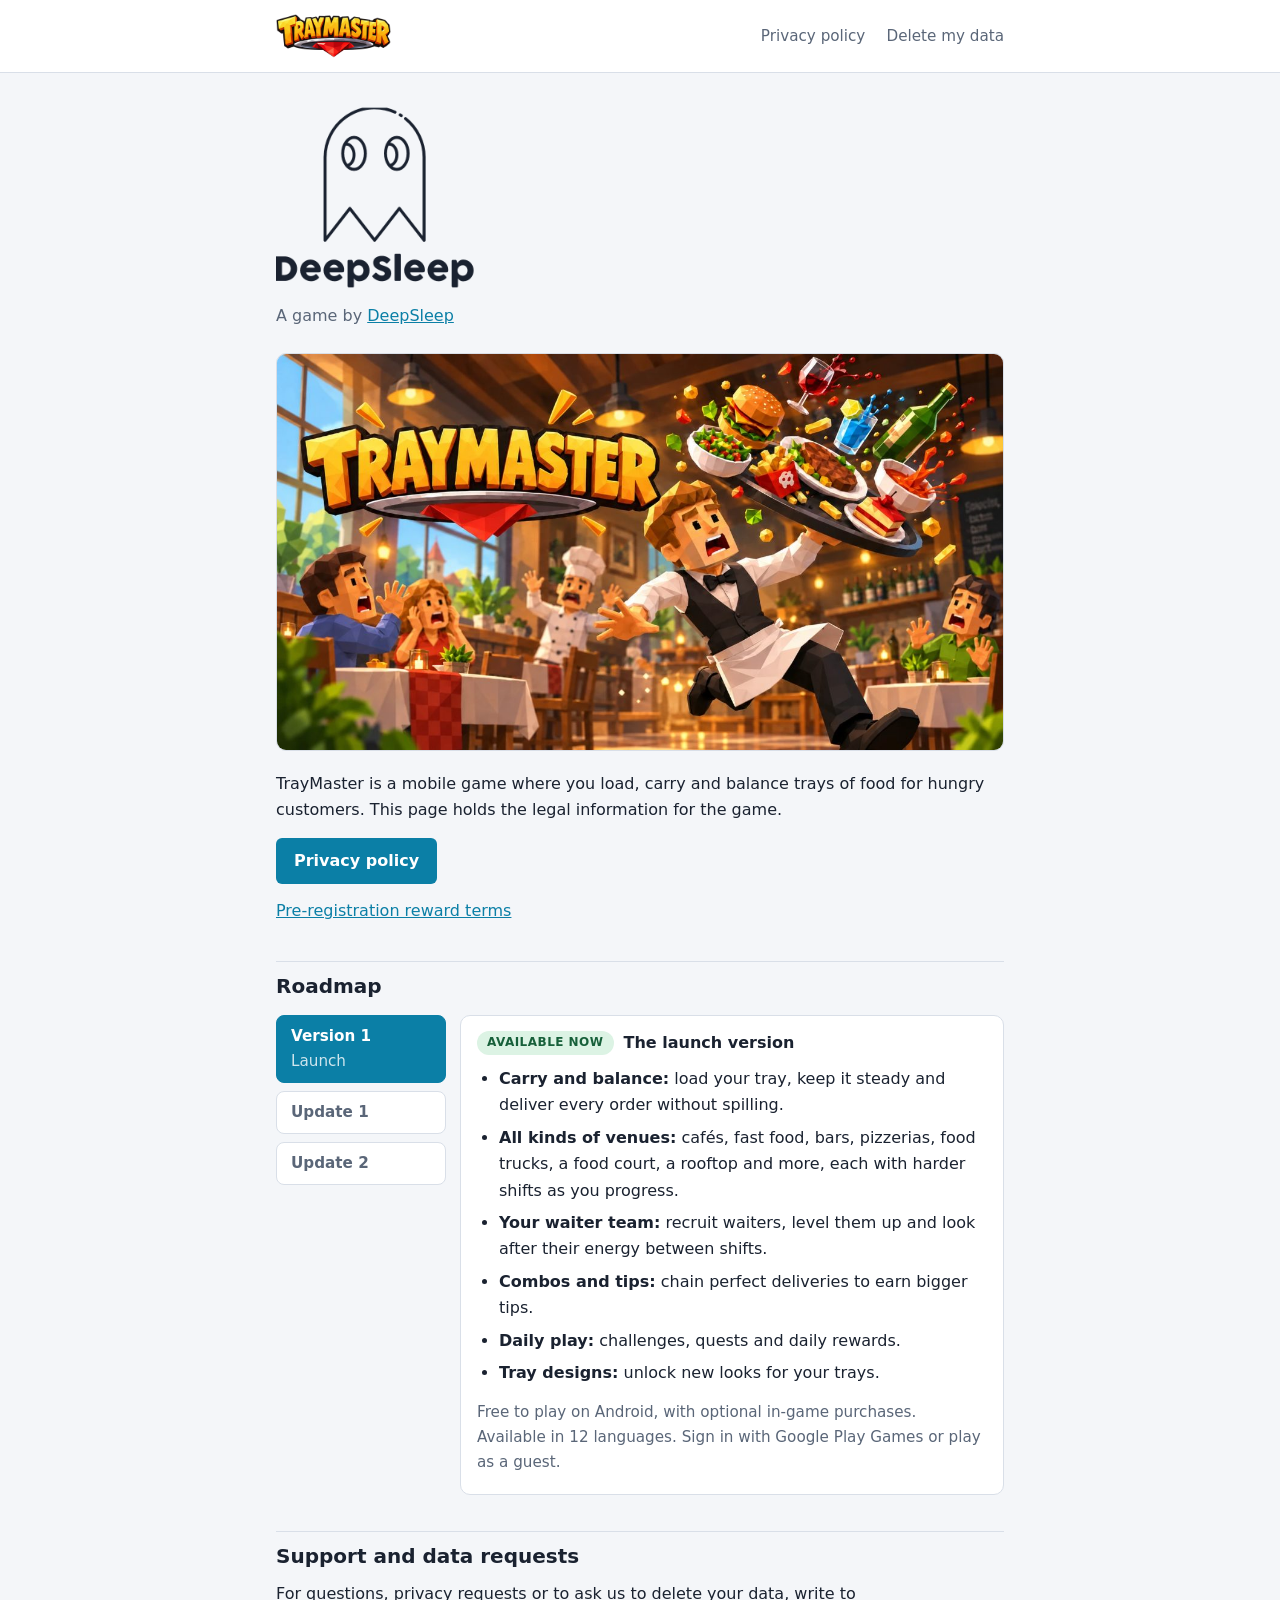
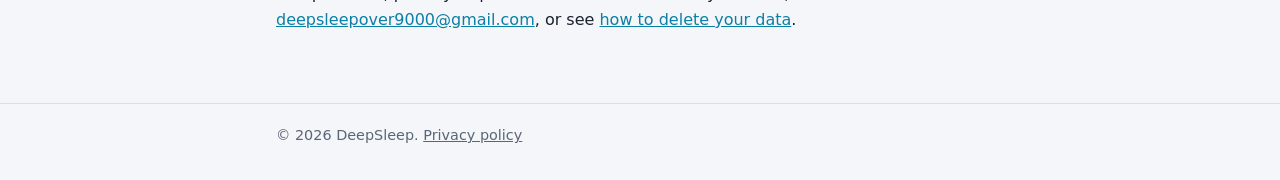
<file: index.html>
<!doctype html>
<html lang="en">
<head>
  <meta charset="utf-8">
  <meta name="viewport" content="width=device-width, initial-scale=1">
  <title>TrayMaster by DeepSleep</title>
  <meta name="description" content="TrayMaster is a mobile game about carrying and balancing trays of food. Legal information and support.">
  <link rel="stylesheet" href="assets/style.css">
</head>
<body>
  <header class="site">
    <div class="wrap">
      <a class="brand brand-logo" href="./"><img src="assets/traymaster-logo.png" alt="TrayMaster" width="640" height="244"></a>
      <nav>
        <a href="privacy/">Privacy policy</a>
        <a href="delete-account/">Delete my data</a>
      </nav>
    </div>
  </header>

  <main>
    <div class="wrap">
      <h1 class="logo"><a href="https://ara15588.github.io/"><span class="logo-mark" role="img" aria-label="DeepSleep"></span></a></h1>
      <p class="meta">A game by <a href="https://ara15588.github.io/">DeepSleep</a></p>

      <img class="hero" src="assets/traymaster-hero.jpg" alt="A waiter in a busy restaurant stumbles while food and drinks fly off his tray" width="1200" height="654">

      <p>TrayMaster is a mobile game where you load, carry and balance trays of food for hungry customers. This page holds the legal information for the game.</p>

      <p><a class="button" href="privacy/">Privacy policy</a></p>
      <p><a href="pre-registration-terms/">Pre-registration reward terms</a></p>

      <section class="roadmap" aria-labelledby="roadmap-title">
        <h2 id="roadmap-title">Roadmap</h2>

        <div class="roadmap-body">
        <div class="roadmap-tabs" role="tablist" aria-label="Game versions" aria-orientation="vertical">
          <button type="button" role="tab" id="tab-v1" aria-controls="panel-v1" aria-selected="true">Version 1 <span>Launch</span></button>
          <button type="button" role="tab" id="tab-u1" aria-controls="panel-u1" aria-selected="false" tabindex="-1">Update 1</button>
          <button type="button" role="tab" id="tab-u2" aria-controls="panel-u2" aria-selected="false" tabindex="-1">Update 2</button>
        </div>

        <div class="roadmap-panel" role="tabpanel" id="panel-v1" aria-labelledby="tab-v1" tabindex="0">
          <p class="roadmap-head"><span class="status status-live">Available now</span> The launch version</p>
          <ul>
            <li><strong>Carry and balance:</strong> load your tray, keep it steady and deliver every order without spilling.</li>
            <li><strong>All kinds of venues:</strong> cafés, fast food, bars, pizzerias, food trucks, a food court, a rooftop and more, each with harder shifts as you progress.</li>
            <li><strong>Your waiter team:</strong> recruit waiters, level them up and look after their energy between shifts.</li>
            <li><strong>Combos and tips:</strong> chain perfect deliveries to earn bigger tips.</li>
            <li><strong>Daily play:</strong> challenges, quests and daily rewards.</li>
            <li><strong>Tray designs:</strong> unlock new looks for your trays.</li>
          </ul>
          <p class="roadmap-extra">Free to play on Android, with optional in-game purchases. Available in 12 languages. Sign in with Google Play Games or play as a guest.</p>
        </div>

        <div class="roadmap-panel" role="tabpanel" id="panel-u1" aria-labelledby="tab-u1" tabindex="0" hidden>
          <p class="roadmap-head"><span class="status status-soon">Coming soon</span> More languages and a smoother game</p>
          <ul>
            <li><strong>10 new languages:</strong> Swedish, Danish, Norwegian, Finnish, Icelandic, Czech, Hungarian, Romanian, Vietnamese and Filipino, for 22 languages in total.</li>
            <li><strong>Better performance:</strong> smoother play during shifts and in the menus.</li>
            <li><strong>Smaller download:</strong> the game takes up less space on your phone.</li>
            <li><strong>Bug fixes:</strong> fixes for issues players have reported.</li>
          </ul>
        </div>

        <div class="roadmap-panel" role="tabpanel" id="panel-u2" aria-labelledby="tab-u2" tabindex="0" hidden>
          <p class="roadmap-head"><span class="status status-soon">Coming later</span> The first content update</p>
          <ul>
            <li><strong>Heroes and villains food collection:</strong> a new set of dishes to collect and serve, themed on heroes and villains.</li>
            <li><strong>Weekly objective:</strong> the task system gets a bigger goal that runs all week, alongside the daily tasks.</li>
            <li><strong>Waiters&rsquo; housing:</strong> buy your waiters a place to live, from flats and RVs to houses and more. Better housing changes how fast they recover energy between shifts.</li>
            <li><strong>Nightmare challenges:</strong> much harder challenges with better rewards for players who want a real test.</li>
          </ul>
        </div>
        </div>
      </section>

      <h2>Support and data requests</h2>
      <p>For questions, privacy requests or to ask us to delete your data, write to <a href="mailto:deepsleepover9000@gmail.com">deepsleepover9000@gmail.com</a>, or see <a href="delete-account/">how to delete your data</a>.</p>
    </div>
  </main>

  <footer class="site">
    <div class="wrap">&copy; 2026 DeepSleep. <a href="privacy/">Privacy policy</a></div>
  </footer>

  <script>
    // Roadmap tabs: show one version's details at a time.
    (function () {
      var tabs = Array.prototype.slice.call(document.querySelectorAll('.roadmap-tabs [role="tab"]'));
      function select(tab, focus) {
        tabs.forEach(function (t) {
          var on = t === tab;
          t.setAttribute('aria-selected', on ? 'true' : 'false');
          t.tabIndex = on ? 0 : -1;
          document.getElementById(t.getAttribute('aria-controls')).hidden = !on;
        });
        if (focus) tab.focus();
      }
      tabs.forEach(function (tab, i) {
        tab.addEventListener('click', function () { select(tab, false); });
        tab.addEventListener('keydown', function (e) {
          var next = null;
          if (e.key === 'ArrowRight' || e.key === 'ArrowDown') next = tabs[(i + 1) % tabs.length];
          else if (e.key === 'ArrowLeft' || e.key === 'ArrowUp') next = tabs[(i - 1 + tabs.length) % tabs.length];
          else if (e.key === 'Home') next = tabs[0];
          else if (e.key === 'End') next = tabs[tabs.length - 1];
          if (next) { e.preventDefault(); select(next, true); }
        });
      });
    })();
  </script>
</body>
</html>
</file>
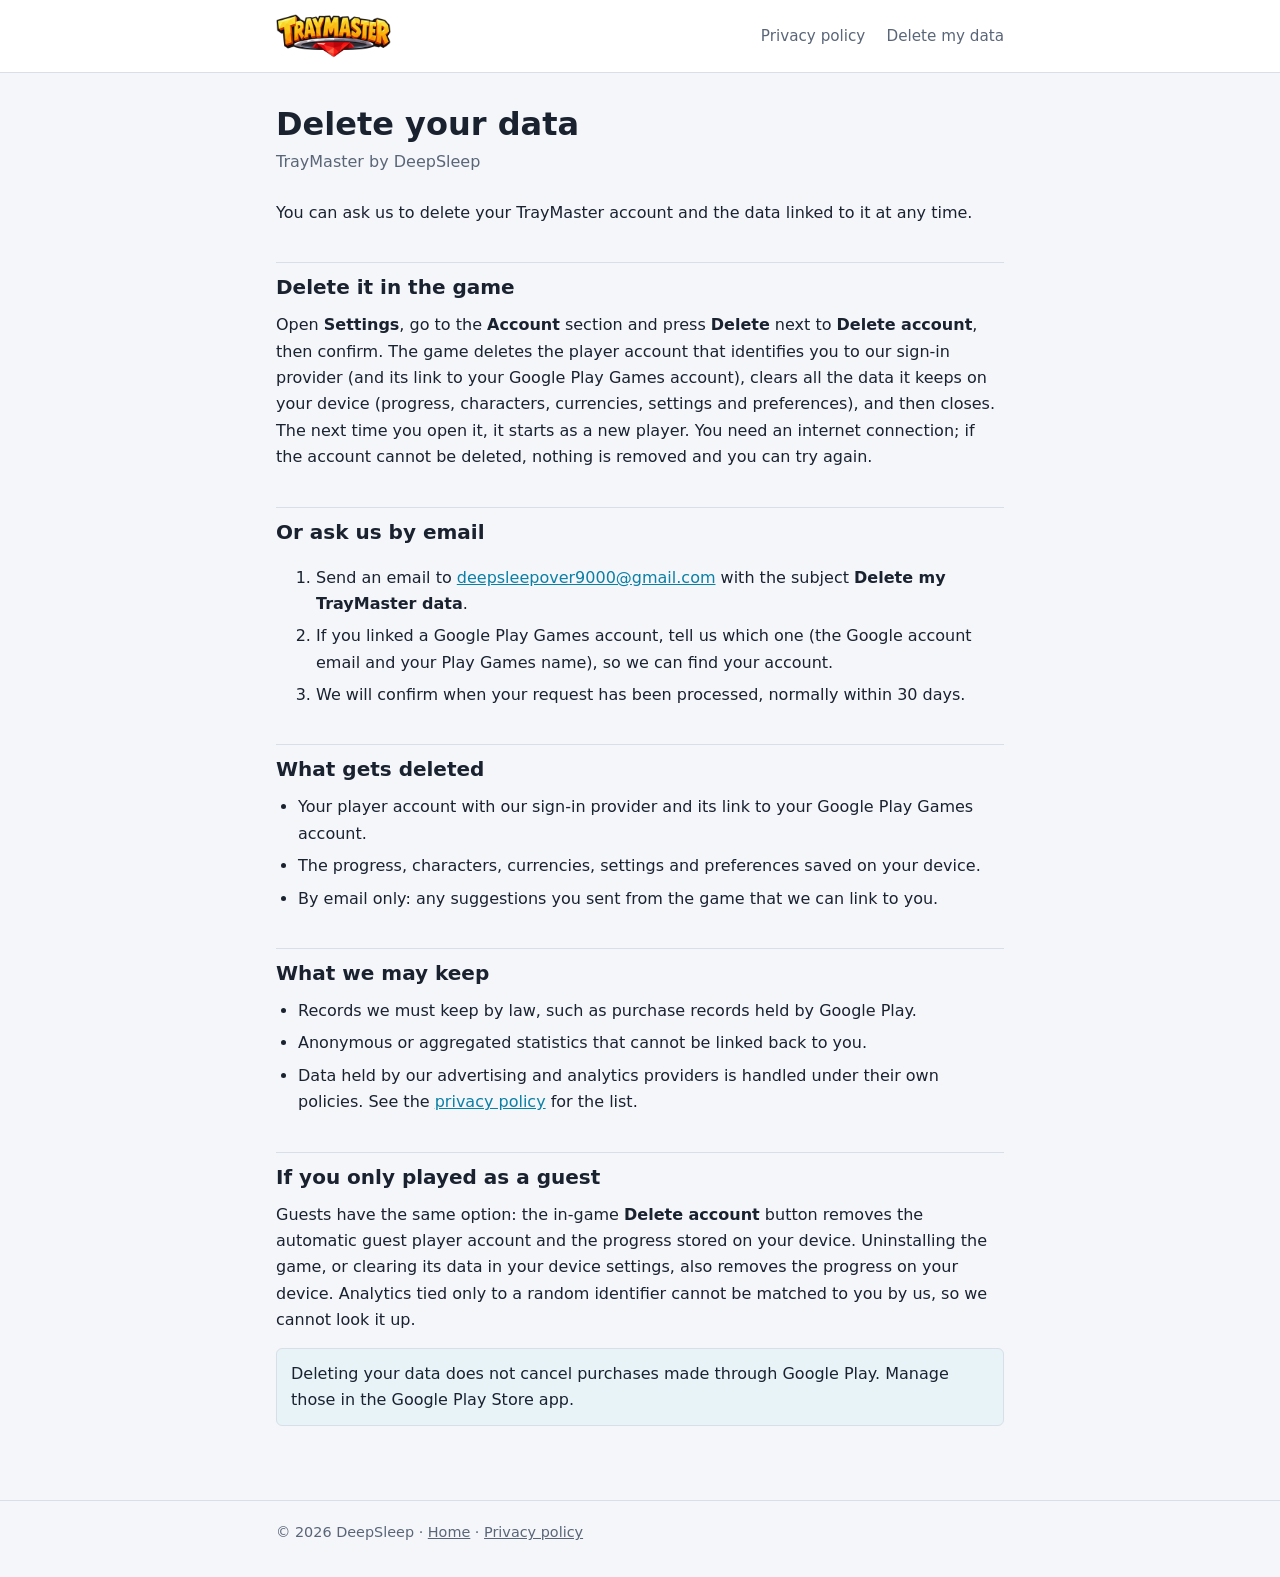
<file: delete-account/index.html>
<!doctype html>
<html lang="en">
<head>
  <meta charset="utf-8">
  <meta name="viewport" content="width=device-width, initial-scale=1">
  <title>Delete Your Data - TrayMaster</title>
  <meta name="description" content="How to ask DeepSleep to delete your TrayMaster account and data.">
  <link rel="stylesheet" href="../assets/style.css">
</head>
<body>
  <header class="site">
    <div class="wrap">
      <a class="brand brand-logo" href="../"><img src="../assets/traymaster-logo.png" alt="TrayMaster" width="640" height="244"></a>
      <nav>
        <a href="../privacy/">Privacy policy</a>
        <a href="./">Delete my data</a>
      </nav>
    </div>
  </header>

  <main>
    <div class="wrap">
      <h1>Delete your data</h1>
      <p class="meta">TrayMaster by DeepSleep</p>

      <p>You can ask us to delete your TrayMaster account and the data linked to it at any time.</p>

      <h2>Delete it in the game</h2>
      <p>Open <strong>Settings</strong>, go to the <strong>Account</strong> section and press <strong>Delete</strong> next to <strong>Delete account</strong>, then confirm. The game deletes the player account that identifies you to our sign-in provider (and its link to your Google Play Games account), clears all the data it keeps on your device (progress, characters, currencies, settings and preferences), and then closes. The next time you open it, it starts as a new player. You need an internet connection; if the account cannot be deleted, nothing is removed and you can try again.</p>

      <h2>Or ask us by email</h2>
      <ol>
        <li>Send an email to <a href="mailto:deepsleepover9000@gmail.com?subject=Delete%20my%20TrayMaster%20data">deepsleepover9000@gmail.com</a> with the subject <strong>Delete my TrayMaster data</strong>.</li>
        <li>If you linked a Google Play Games account, tell us which one (the Google account email and your Play Games name), so we can find your account.</li>
        <li>We will confirm when your request has been processed, normally within 30 days.</li>
      </ol>

      <h2>What gets deleted</h2>
      <ul>
        <li>Your player account with our sign-in provider and its link to your Google Play Games account.</li>
        <li>The progress, characters, currencies, settings and preferences saved on your device.</li>
        <li>By email only: any suggestions you sent from the game that we can link to you.</li>
      </ul>

      <h2>What we may keep</h2>
      <ul>
        <li>Records we must keep by law, such as purchase records held by Google Play.</li>
        <li>Anonymous or aggregated statistics that cannot be linked back to you.</li>
        <li>Data held by our advertising and analytics providers is handled under their own policies. See the <a href="../privacy/">privacy policy</a> for the list.</li>
      </ul>

      <h2>If you only played as a guest</h2>
      <p>Guests have the same option: the in-game <strong>Delete account</strong> button removes the automatic guest player account and the progress stored on your device. Uninstalling the game, or clearing its data in your device settings, also removes the progress on your device. Analytics tied only to a random identifier cannot be matched to you by us, so we cannot look it up.</p>

      <p class="note">Deleting your data does not cancel purchases made through Google Play. Manage those in the Google Play Store app.</p>
    </div>
  </main>

  <footer class="site">
    <div class="wrap">&copy; 2026 DeepSleep &middot; <a href="../">Home</a> &middot; <a href="../privacy/">Privacy policy</a></div>
  </footer>
</body>
</html>
</file>
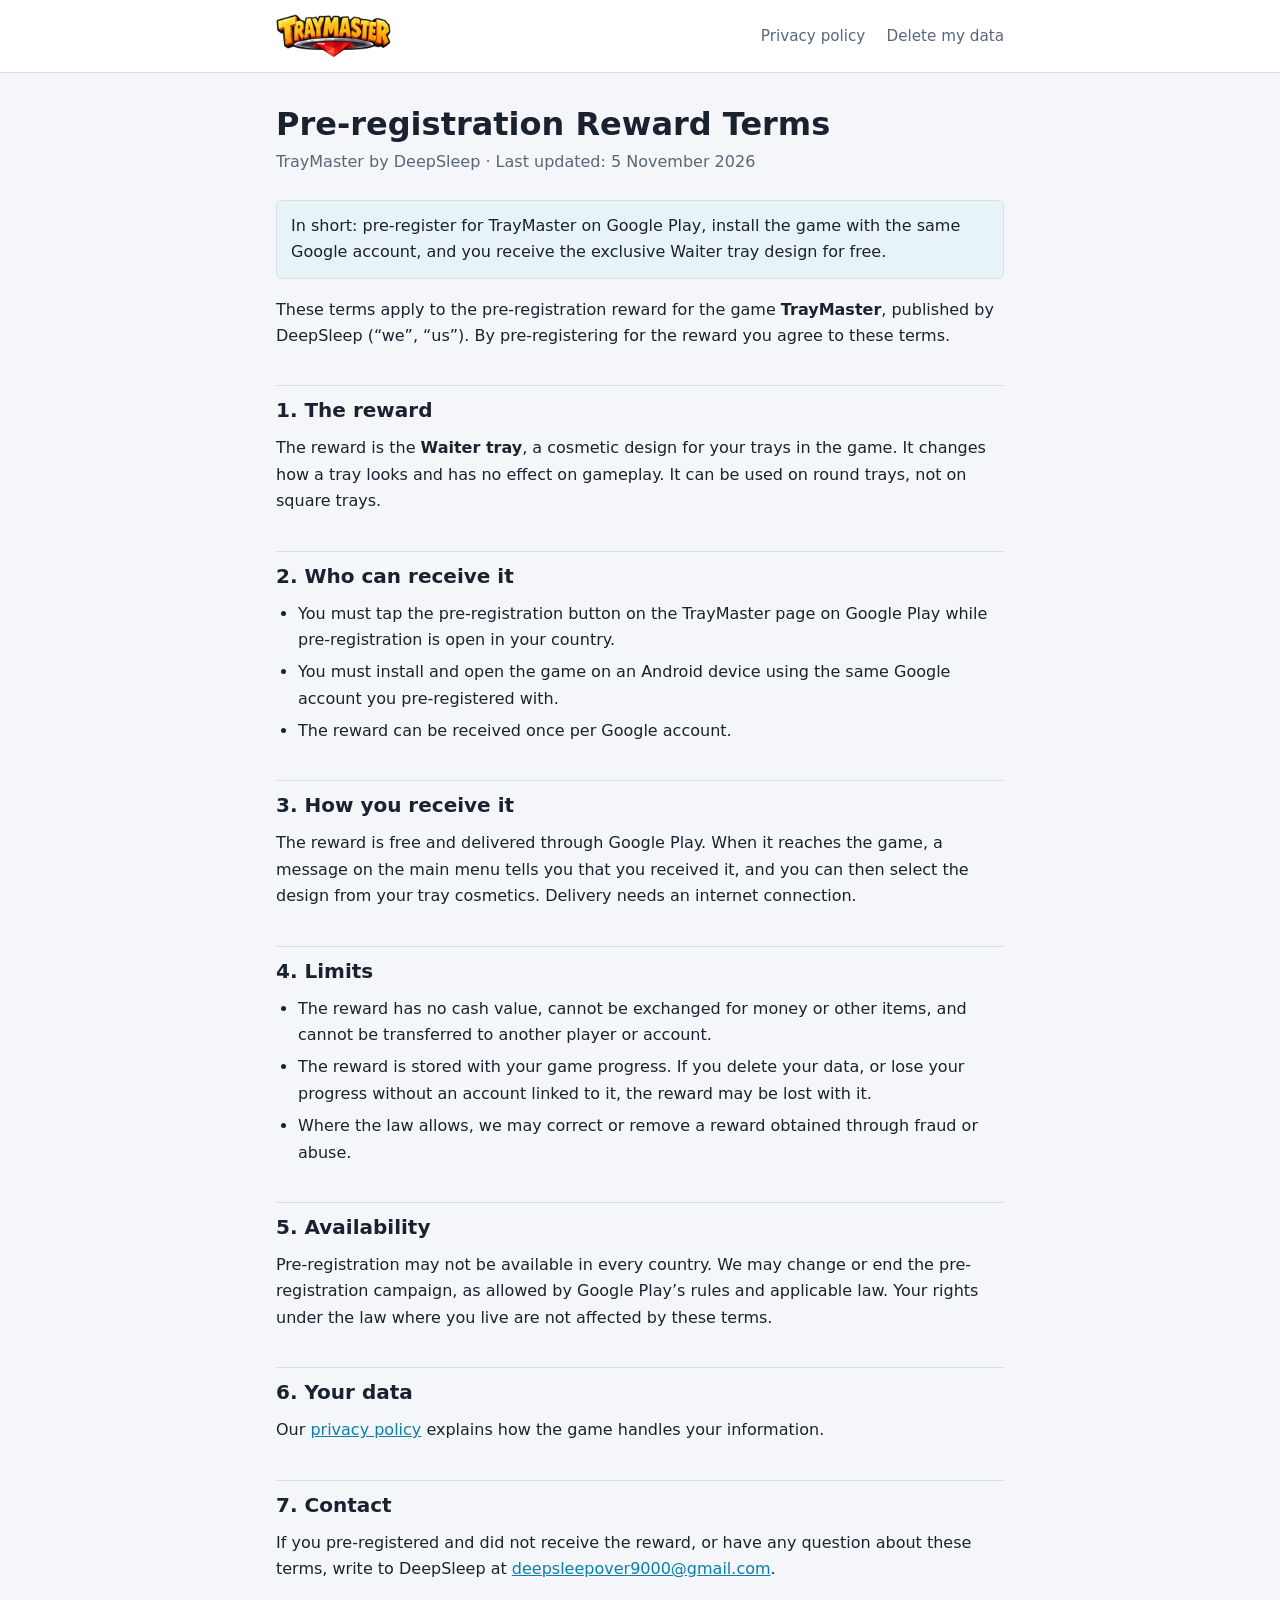
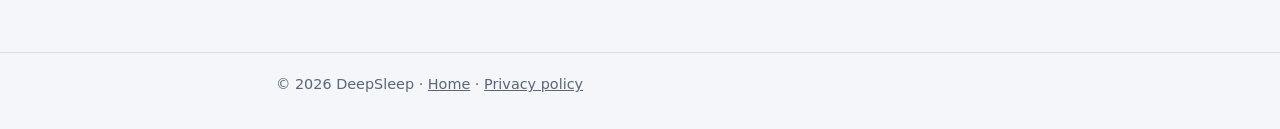
<file: pre-registration-terms/index.html>
<!doctype html>
<html lang="en">
<head>
  <meta charset="utf-8">
  <meta name="viewport" content="width=device-width, initial-scale=1">
  <title>Pre-registration Reward Terms - TrayMaster</title>
  <meta name="description" content="Terms and conditions for the TrayMaster pre-registration reward on Google Play.">
  <link rel="stylesheet" href="../assets/style.css">
</head>
<body>
  <header class="site">
    <div class="wrap">
      <a class="brand brand-logo" href="../"><img src="../assets/traymaster-logo.png" alt="TrayMaster" width="640" height="244"></a>
      <nav>
        <a href="../privacy/">Privacy policy</a>
        <a href="../delete-account/">Delete my data</a>
      </nav>
    </div>
  </header>

  <main>
    <div class="wrap">
      <h1>Pre-registration Reward Terms</h1>
      <p class="meta">TrayMaster by DeepSleep &middot; Last updated: 5 November 2026</p>

      <p class="note">In short: pre-register for TrayMaster on Google Play, install the game with the same Google account, and you receive the exclusive Waiter tray design for free.</p>

      <p>These terms apply to the pre-registration reward for the game <strong>TrayMaster</strong>, published by DeepSleep (&ldquo;we&rdquo;, &ldquo;us&rdquo;). By pre-registering for the reward you agree to these terms.</p>

      <h2>1. The reward</h2>
      <p>The reward is the <strong>Waiter tray</strong>, a cosmetic design for your trays in the game. It changes how a tray looks and has no effect on gameplay. It can be used on round trays, not on square trays.</p>

      <h2>2. Who can receive it</h2>
      <ul>
        <li>You must tap the pre-registration button on the TrayMaster page on Google Play while pre-registration is open in your country.</li>
        <li>You must install and open the game on an Android device using the same Google account you pre-registered with.</li>
        <li>The reward can be received once per Google account.</li>
      </ul>

      <h2>3. How you receive it</h2>
      <p>The reward is free and delivered through Google Play. When it reaches the game, a message on the main menu tells you that you received it, and you can then select the design from your tray cosmetics. Delivery needs an internet connection.</p>

      <h2>4. Limits</h2>
      <ul>
        <li>The reward has no cash value, cannot be exchanged for money or other items, and cannot be transferred to another player or account.</li>
        <li>The reward is stored with your game progress. If you delete your data, or lose your progress without an account linked to it, the reward may be lost with it.</li>
        <li>Where the law allows, we may correct or remove a reward obtained through fraud or abuse.</li>
      </ul>

      <h2>5. Availability</h2>
      <p>Pre-registration may not be available in every country. We may change or end the pre-registration campaign, as allowed by Google Play&rsquo;s rules and applicable law. Your rights under the law where you live are not affected by these terms.</p>

      <h2>6. Your data</h2>
      <p>Our <a href="../privacy/">privacy policy</a> explains how the game handles your information.</p>

      <h2>7. Contact</h2>
      <p>If you pre-registered and did not receive the reward, or have any question about these terms, write to DeepSleep at <a href="mailto:deepsleepover9000@gmail.com">deepsleepover9000@gmail.com</a>.</p>
    </div>
  </main>

  <footer class="site">
    <div class="wrap">&copy; 2026 DeepSleep &middot; <a href="../">Home</a> &middot; <a href="../privacy/">Privacy policy</a></div>
  </footer>
</body>
</html>
</file>
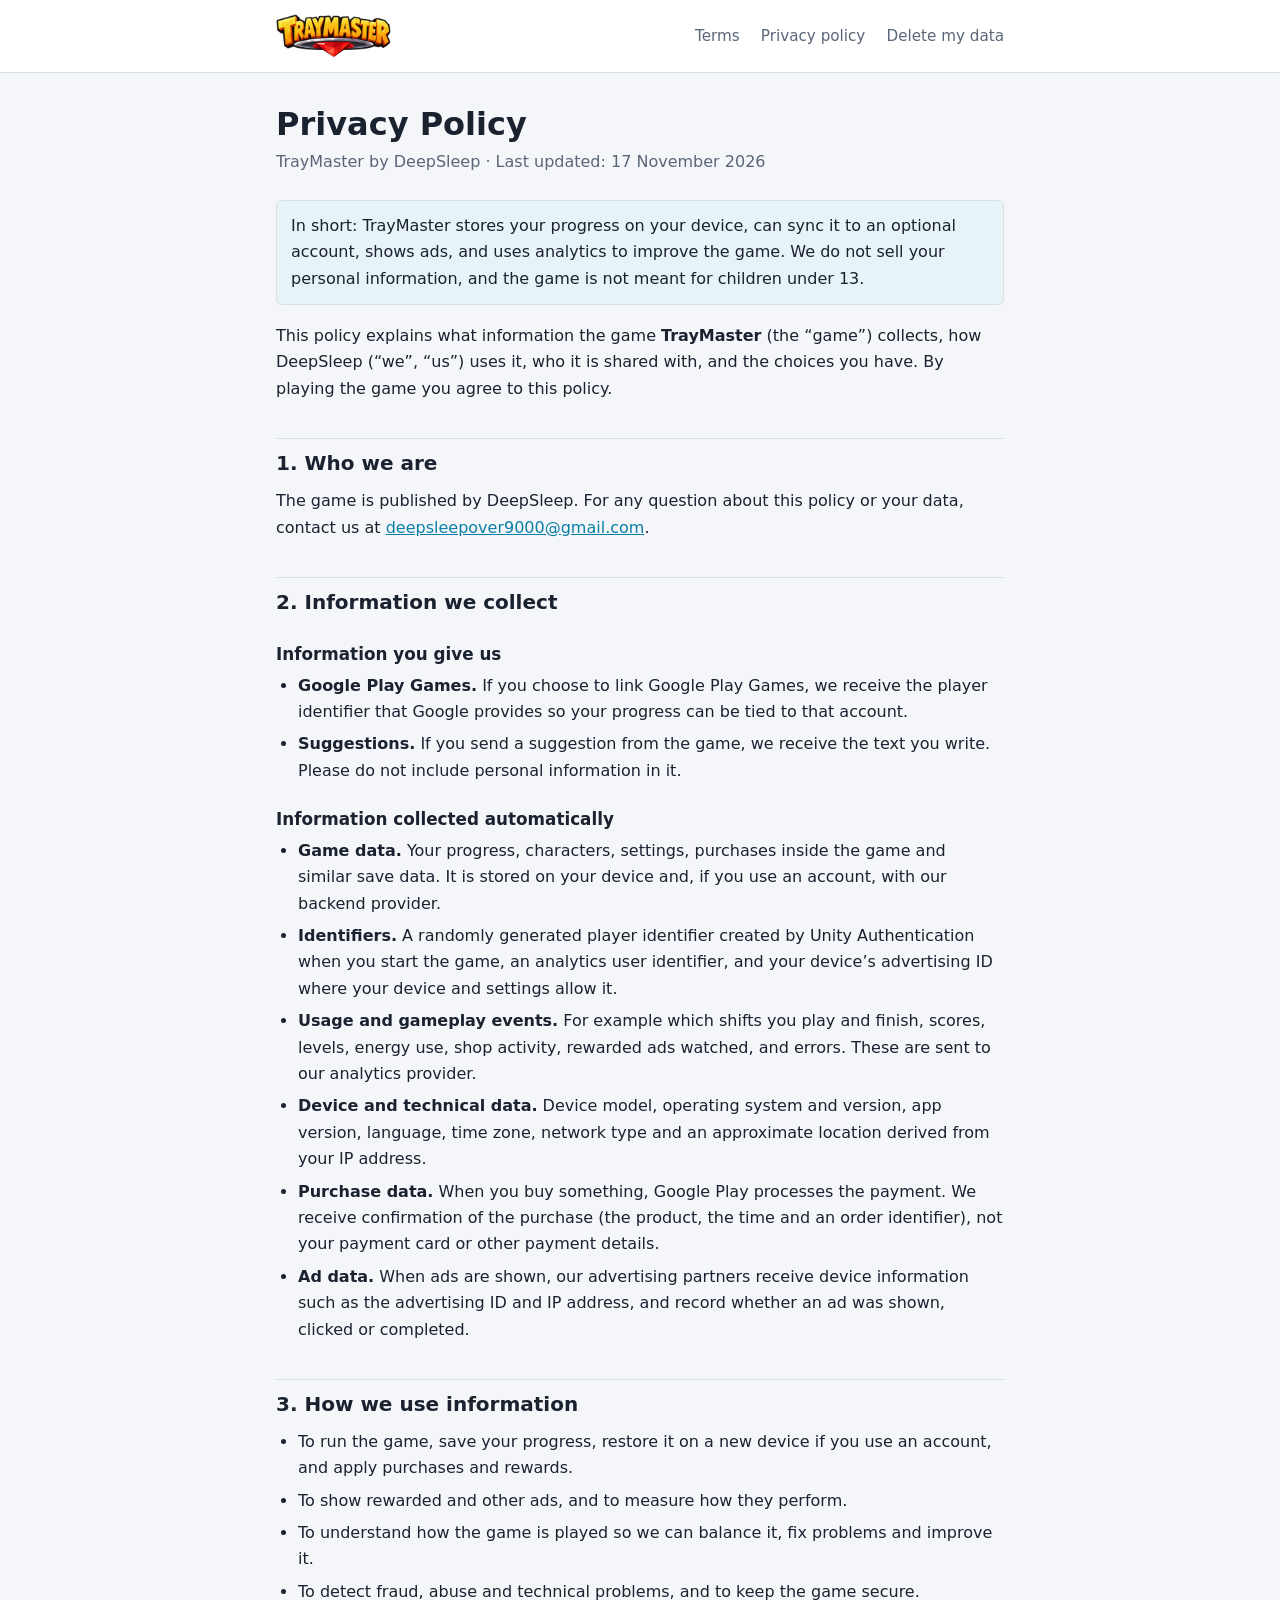
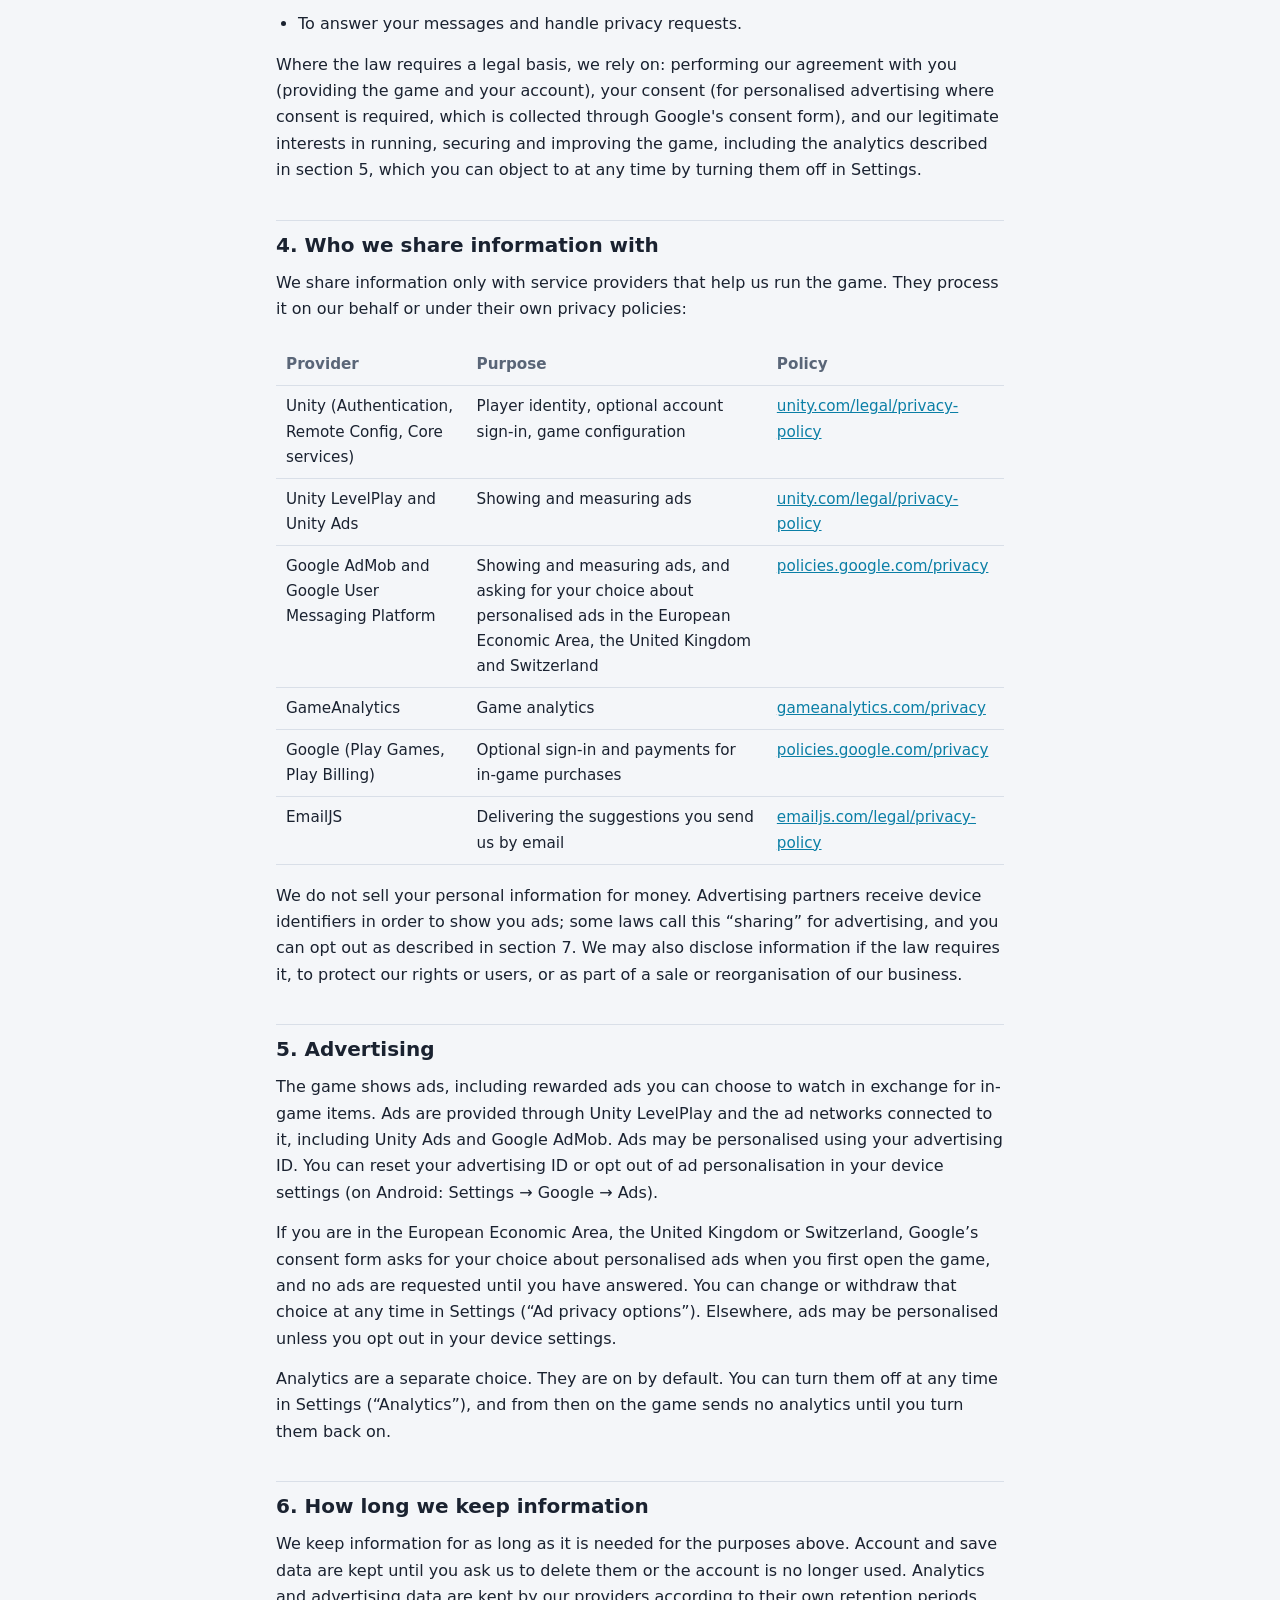
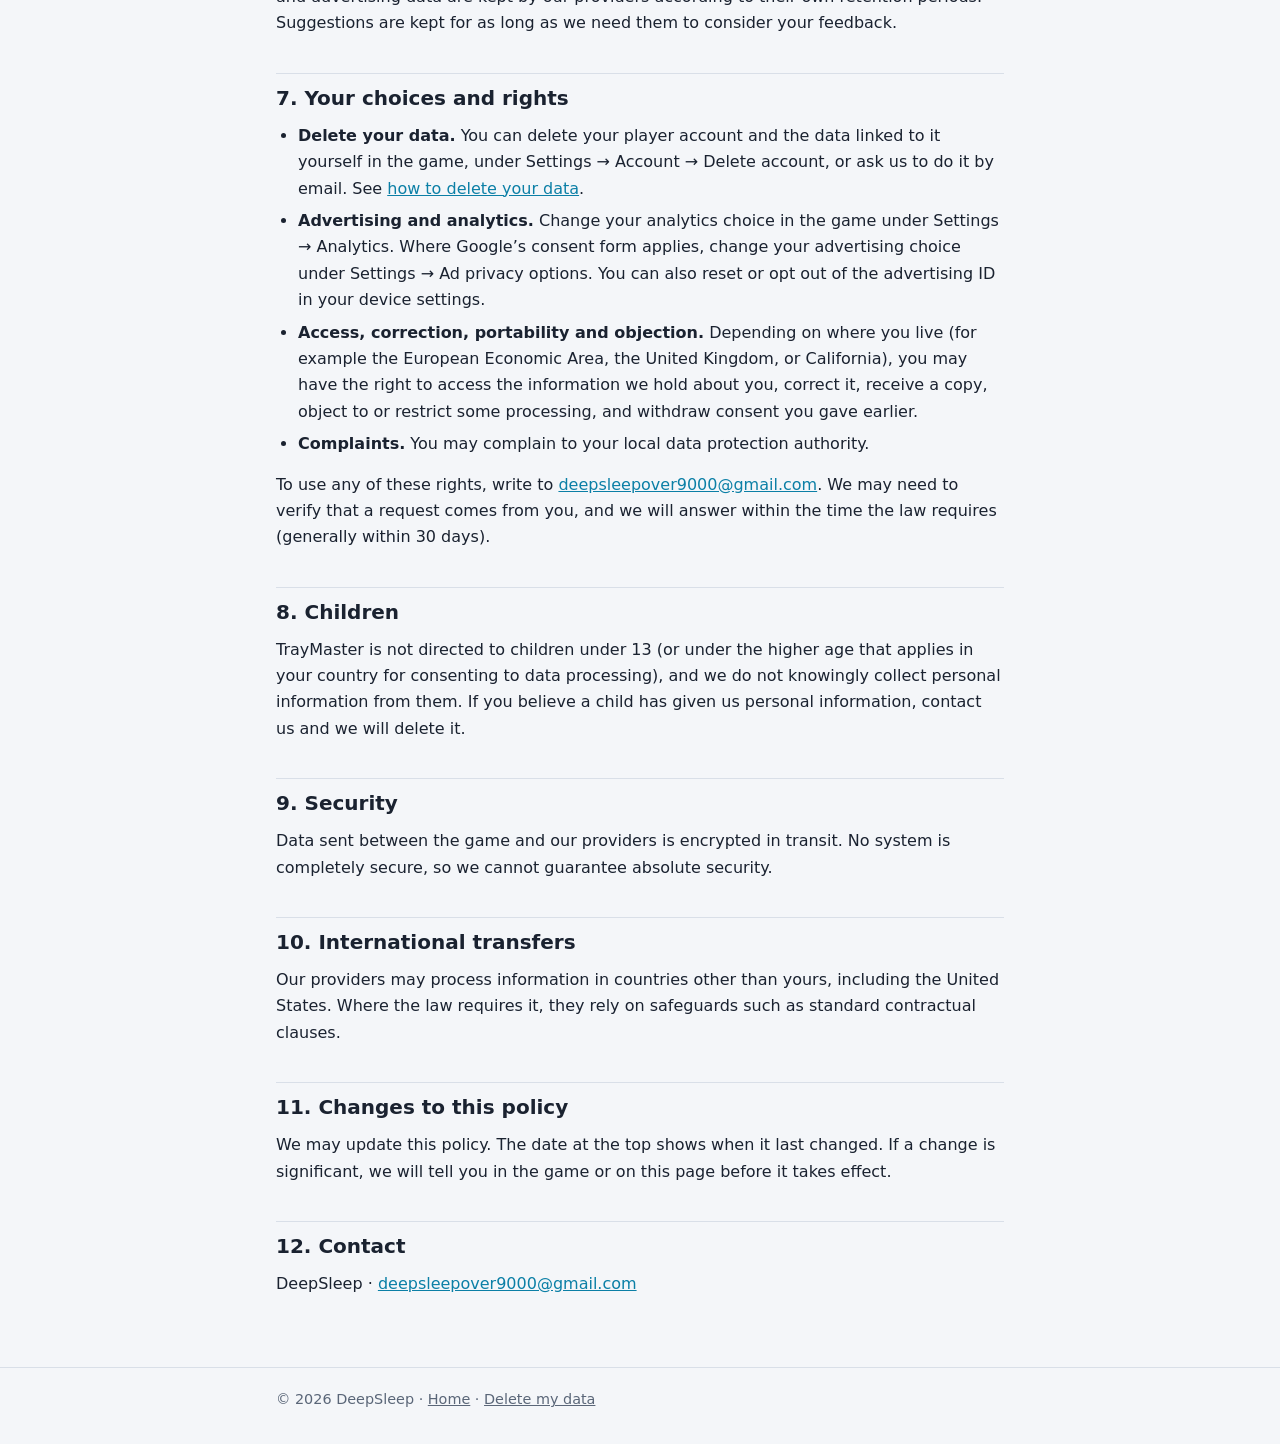
<file: privacy/index.html>
<!doctype html>
<html lang="en">
<head>
  <meta charset="utf-8">
  <meta name="viewport" content="width=device-width, initial-scale=1">
  <title>Privacy Policy - TrayMaster</title>
  <meta name="description" content="How TrayMaster by DeepSleep collects, uses and shares information, and the choices you have.">
  <link rel="stylesheet" href="../assets/style.css">
</head>
<body>
  <header class="site">
    <div class="wrap">
      <a class="brand brand-logo" href="../"><img src="../assets/traymaster-logo.png" alt="TrayMaster" width="640" height="244"></a>
      <nav>
        <a href="../terms/">Terms</a>
        <a href="./">Privacy policy</a>
        <a href="../delete-account/">Delete my data</a>
      </nav>
    </div>
  </header>

  <main>
    <div class="wrap">
      <h1>Privacy Policy</h1>
      <p class="meta">TrayMaster by DeepSleep &middot; Last updated: 17 November 2026</p>

      <p class="note">In short: TrayMaster stores your progress on your device, can sync it to an optional account, shows ads, and uses analytics to improve the game. We do not sell your personal information, and the game is not meant for children under 13.</p>

      <p>This policy explains what information the game <strong>TrayMaster</strong> (the &ldquo;game&rdquo;) collects, how DeepSleep (&ldquo;we&rdquo;, &ldquo;us&rdquo;) uses it, who it is shared with, and the choices you have. By playing the game you agree to this policy.</p>

      <h2>1. Who we are</h2>
      <p>The game is published by DeepSleep. For any question about this policy or your data, contact us at <a href="mailto:deepsleepover9000@gmail.com">deepsleepover9000@gmail.com</a>.</p>

      <h2>2. Information we collect</h2>

      <h3>Information you give us</h3>
      <ul>
        <li><strong>Google Play Games.</strong> If you choose to link Google Play Games, we receive the player identifier that Google provides so your progress can be tied to that account.</li>
        <li><strong>Suggestions.</strong> If you send a suggestion from the game, we receive the text you write. Please do not include personal information in it.</li>
      </ul>

      <h3>Information collected automatically</h3>
      <ul>
        <li><strong>Game data.</strong> Your progress, characters, settings, purchases inside the game and similar save data. It is stored on your device and, if you use an account, with our backend provider.</li>
        <li><strong>Identifiers.</strong> A randomly generated player identifier created by Unity Authentication when you start the game, an analytics user identifier, and your device&rsquo;s advertising ID where your device and settings allow it.</li>
        <li><strong>Usage and gameplay events.</strong> For example which shifts you play and finish, scores, levels, energy use, shop activity, rewarded ads watched, and errors. These are sent to our analytics provider.</li>
        <li><strong>Device and technical data.</strong> Device model, operating system and version, app version, language, time zone, network type and an approximate location derived from your IP address.</li>
        <li><strong>Purchase data.</strong> When you buy something, Google Play processes the payment. We receive confirmation of the purchase (the product, the time and an order identifier), not your payment card or other payment details.</li>
        <li><strong>Ad data.</strong> When ads are shown, our advertising partners receive device information such as the advertising ID and IP address, and record whether an ad was shown, clicked or completed.</li>
      </ul>

      <h2>3. How we use information</h2>
      <ul>
        <li>To run the game, save your progress, restore it on a new device if you use an account, and apply purchases and rewards.</li>
        <li>To show rewarded and other ads, and to measure how they perform.</li>
        <li>To understand how the game is played so we can balance it, fix problems and improve it.</li>
        <li>To detect fraud, abuse and technical problems, and to keep the game secure.</li>
        <li>To answer your messages and handle privacy requests.</li>
      </ul>
      <p>Where the law requires a legal basis, we rely on: performing our agreement with you (providing the game and your account), your consent (for personalised advertising where consent is required, which is collected through Google's consent form), and our legitimate interests in running, securing and improving the game, including the analytics described in section 5, which you can object to at any time by turning them off in Settings.</p>

      <h2>4. Who we share information with</h2>
      <p>We share information only with service providers that help us run the game. They process it on our behalf or under their own privacy policies:</p>
      <div class="table-scroll">
        <table>
          <thead>
            <tr><th>Provider</th><th>Purpose</th><th>Policy</th></tr>
          </thead>
          <tbody>
            <tr><td>Unity (Authentication, Remote Config, Core services)</td><td>Player identity, optional account sign-in, game configuration</td><td><a href="https://unity.com/legal/privacy-policy">unity.com/legal/privacy-policy</a></td></tr>
            <tr><td>Unity LevelPlay and Unity Ads</td><td>Showing and measuring ads</td><td><a href="https://unity.com/legal/privacy-policy">unity.com/legal/privacy-policy</a></td></tr>
            <tr><td>Google AdMob and Google User Messaging Platform</td><td>Showing and measuring ads, and asking for your choice about personalised ads in the European Economic Area, the United Kingdom and Switzerland</td><td><a href="https://policies.google.com/privacy">policies.google.com/privacy</a></td></tr>
            <tr><td>GameAnalytics</td><td>Game analytics</td><td><a href="https://gameanalytics.com/privacy">gameanalytics.com/privacy</a></td></tr>
            <tr><td>Google (Play Games, Play Billing)</td><td>Optional sign-in and payments for in-game purchases</td><td><a href="https://policies.google.com/privacy">policies.google.com/privacy</a></td></tr>
            <tr><td>EmailJS</td><td>Delivering the suggestions you send us by email</td><td><a href="https://www.emailjs.com/legal/privacy-policy/">emailjs.com/legal/privacy-policy</a></td></tr>
          </tbody>
        </table>
      </div>
      <p>We do not sell your personal information for money. Advertising partners receive device identifiers in order to show you ads; some laws call this &ldquo;sharing&rdquo; for advertising, and you can opt out as described in section 7. We may also disclose information if the law requires it, to protect our rights or users, or as part of a sale or reorganisation of our business.</p>

      <h2>5. Advertising</h2>
      <p>The game shows ads, including rewarded ads you can choose to watch in exchange for in-game items. Ads are provided through Unity LevelPlay and the ad networks connected to it, including Unity Ads and Google AdMob. Ads may be personalised using your advertising ID. You can reset your advertising ID or opt out of ad personalisation in your device settings (on Android: Settings &rarr; Google &rarr; Ads).</p>
      <p>If you are in the European Economic Area, the United Kingdom or Switzerland, Google&rsquo;s consent form asks for your choice about personalised ads when you first open the game, and no ads are requested until you have answered. You can change or withdraw that choice at any time in Settings (&ldquo;Ad privacy options&rdquo;). Elsewhere, ads may be personalised unless you opt out in your device settings.</p>
      <p id="analytics">Analytics are a separate choice. They are on by default. You can turn them off at any time in Settings (&ldquo;Analytics&rdquo;), and from then on the game sends no analytics until you turn them back on.</p>

      <h2>6. How long we keep information</h2>
      <p>We keep information for as long as it is needed for the purposes above. Account and save data are kept until you ask us to delete them or the account is no longer used. Analytics and advertising data are kept by our providers according to their own retention periods. Suggestions are kept for as long as we need them to consider your feedback.</p>

      <h2>7. Your choices and rights</h2>
      <ul>
        <li><strong>Delete your data.</strong> You can delete your player account and the data linked to it yourself in the game, under Settings &rarr; Account &rarr; Delete account, or ask us to do it by email. See <a href="../delete-account/">how to delete your data</a>.</li>
        <li><strong>Advertising and analytics.</strong> Change your analytics choice in the game under Settings &rarr; Analytics. Where Google&rsquo;s consent form applies, change your advertising choice under Settings &rarr; Ad privacy options. You can also reset or opt out of the advertising ID in your device settings.</li>
        <li><strong>Access, correction, portability and objection.</strong> Depending on where you live (for example the European Economic Area, the United Kingdom, or California), you may have the right to access the information we hold about you, correct it, receive a copy, object to or restrict some processing, and withdraw consent you gave earlier.</li>
        <li><strong>Complaints.</strong> You may complain to your local data protection authority.</li>
      </ul>
      <p>To use any of these rights, write to <a href="mailto:deepsleepover9000@gmail.com">deepsleepover9000@gmail.com</a>. We may need to verify that a request comes from you, and we will answer within the time the law requires (generally within 30 days).</p>

      <h2>8. Children</h2>
      <p>TrayMaster is not directed to children under 13 (or under the higher age that applies in your country for consenting to data processing), and we do not knowingly collect personal information from them. If you believe a child has given us personal information, contact us and we will delete it.</p>

      <h2>9. Security</h2>
      <p>Data sent between the game and our providers is encrypted in transit. No system is completely secure, so we cannot guarantee absolute security.</p>

      <h2>10. International transfers</h2>
      <p>Our providers may process information in countries other than yours, including the United States. Where the law requires it, they rely on safeguards such as standard contractual clauses.</p>

      <h2>11. Changes to this policy</h2>
      <p>We may update this policy. The date at the top shows when it last changed. If a change is significant, we will tell you in the game or on this page before it takes effect.</p>

      <h2>12. Contact</h2>
      <p>DeepSleep &middot; <a href="mailto:deepsleepover9000@gmail.com">deepsleepover9000@gmail.com</a></p>
    </div>
  </main>

  <footer class="site">
    <div class="wrap">&copy; 2026 DeepSleep &middot; <a href="../">Home</a> &middot; <a href="../delete-account/">Delete my data</a></div>
  </footer>
</body>
</html>
</file>
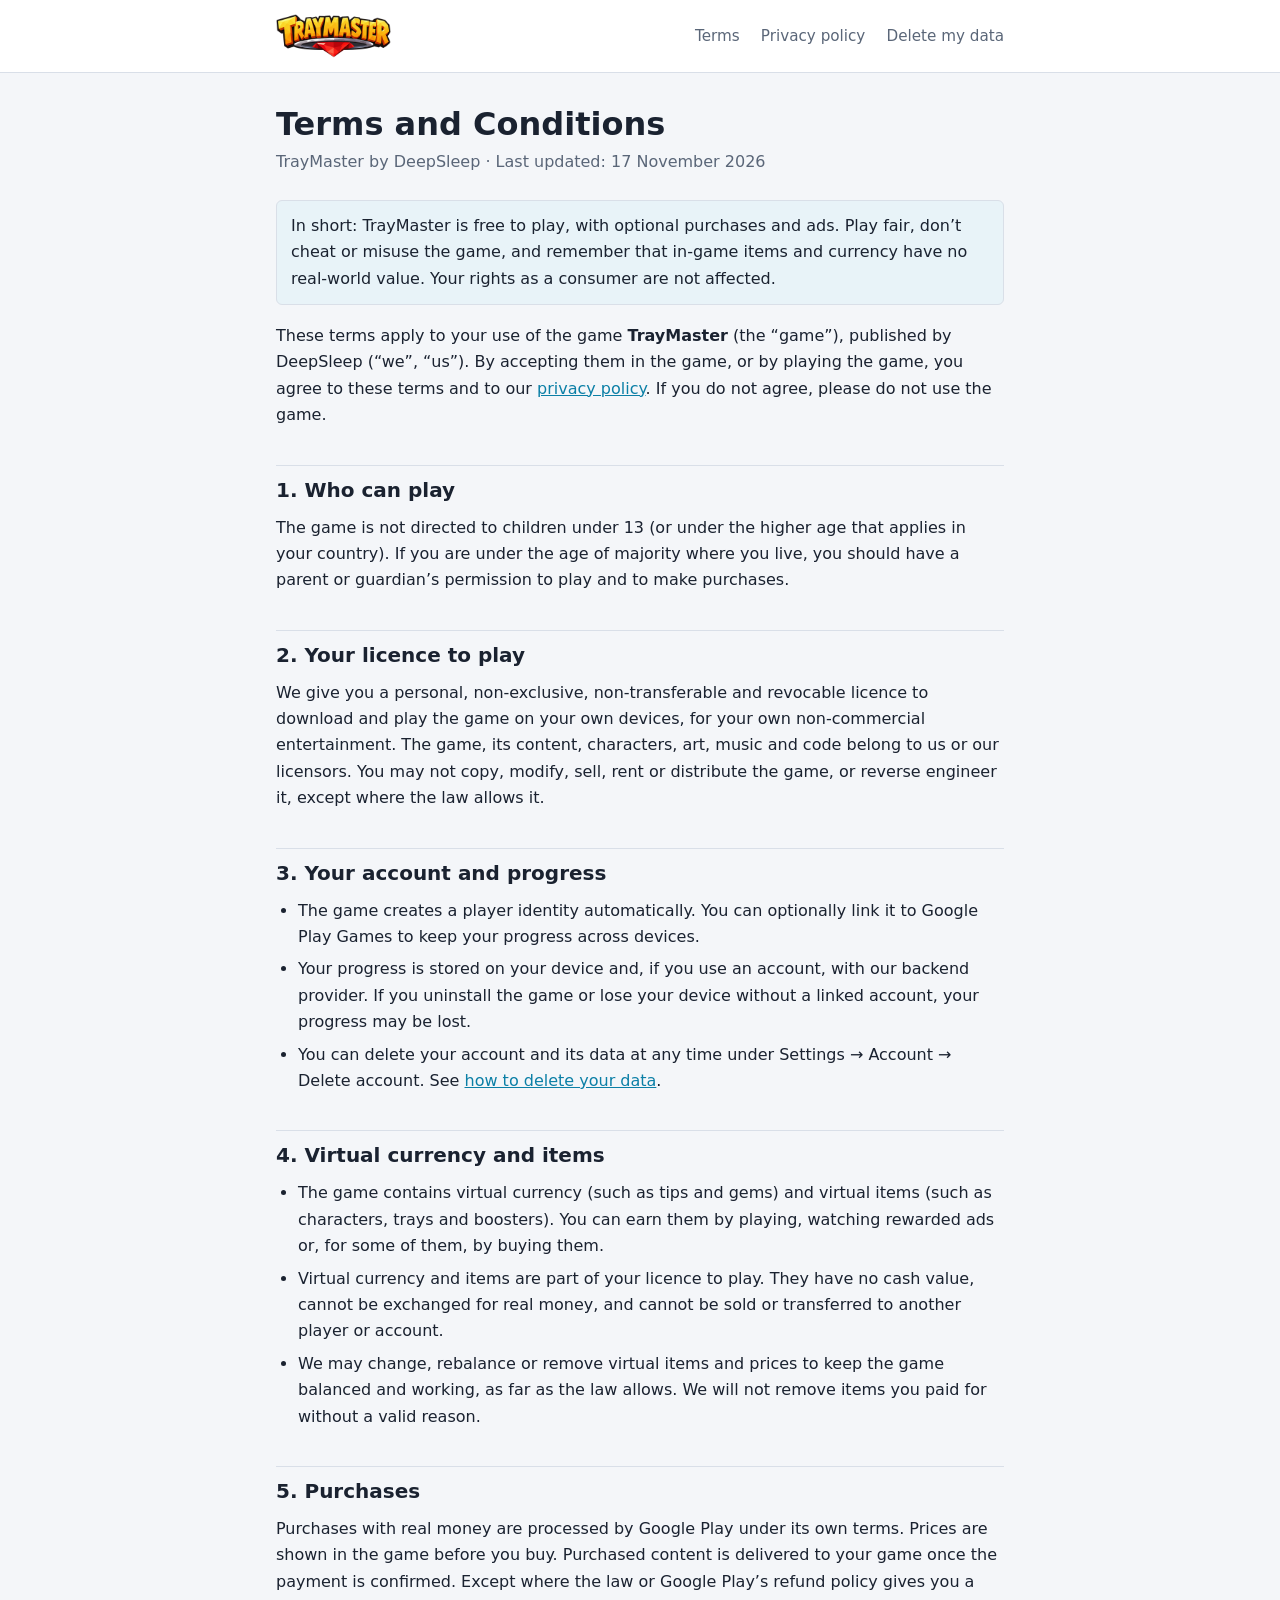
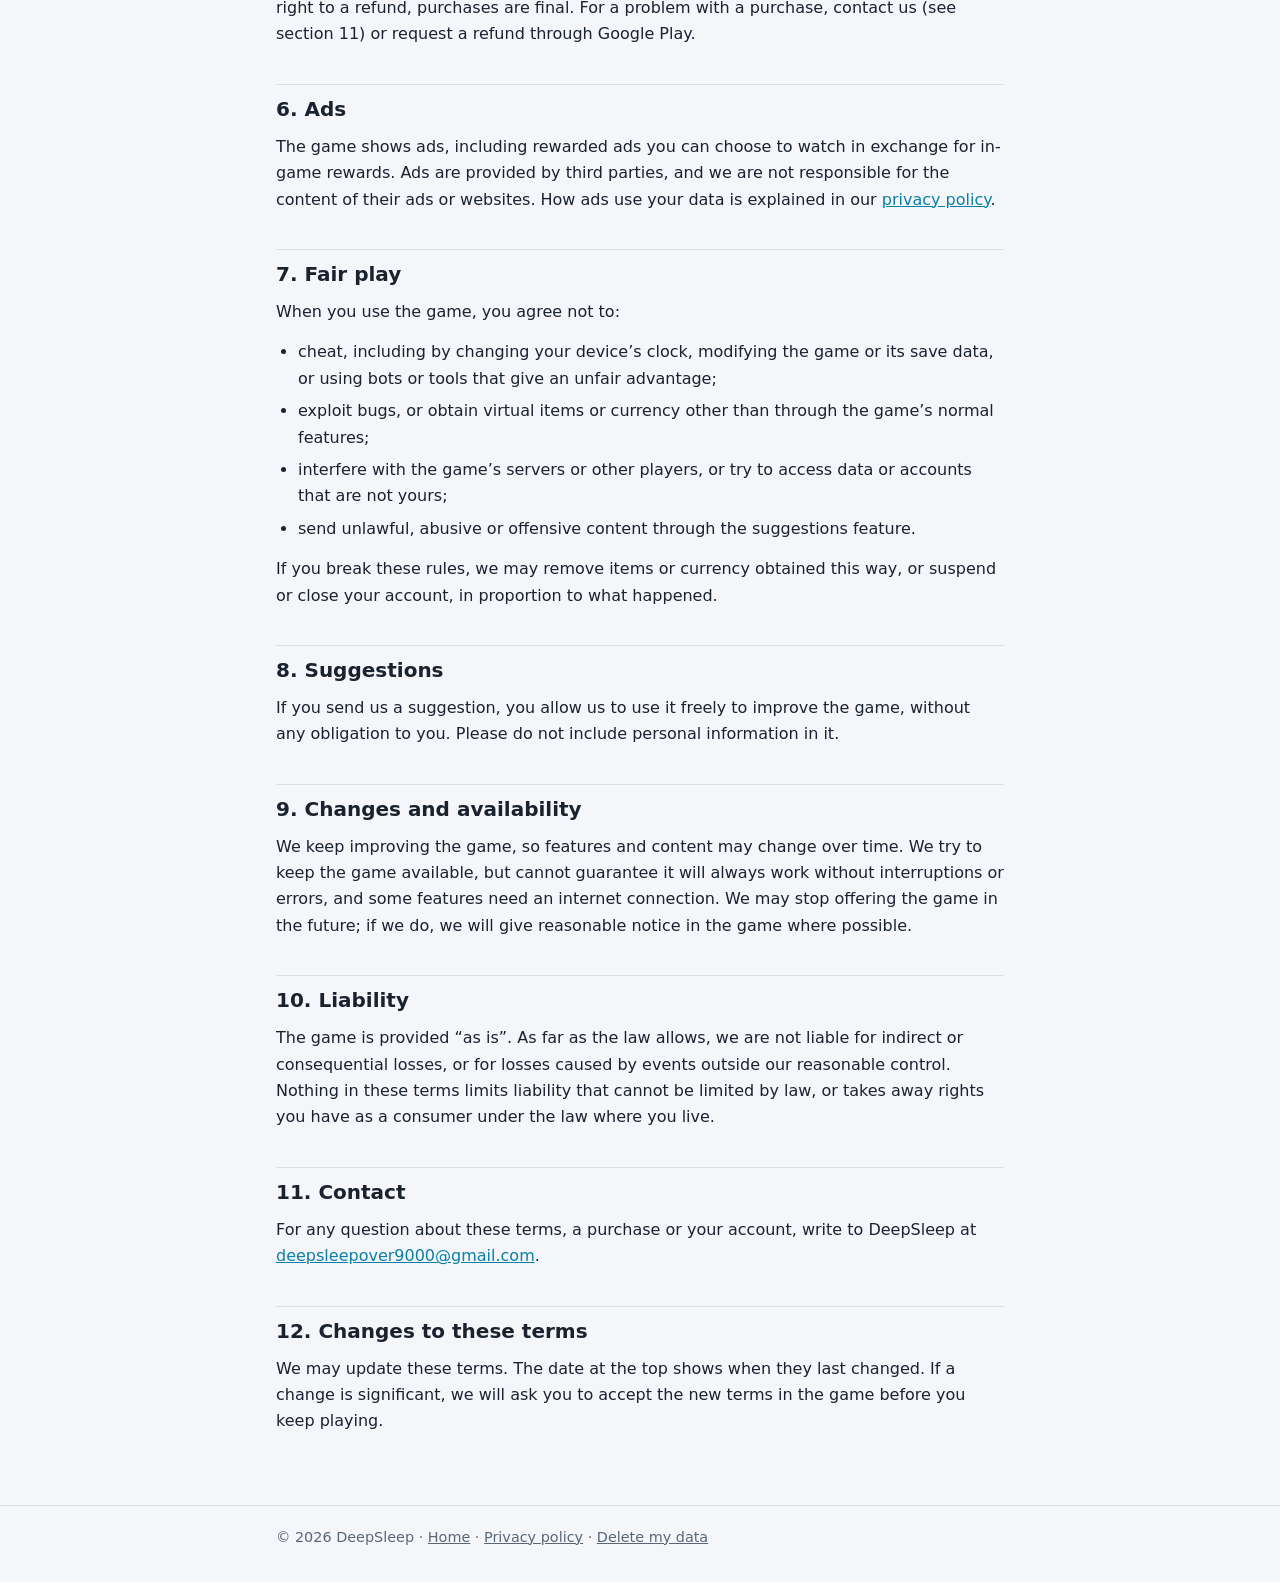
<file: terms/index.html>
<!doctype html>
<html lang="en">
<head>
  <meta charset="utf-8">
  <meta name="viewport" content="width=device-width, initial-scale=1">
  <title>Terms and Conditions - TrayMaster</title>
  <meta name="description" content="The terms that apply when you play TrayMaster by DeepSleep.">
  <link rel="stylesheet" href="../assets/style.css">
</head>
<body>
  <header class="site">
    <div class="wrap">
      <a class="brand brand-logo" href="../"><img src="../assets/traymaster-logo.png" alt="TrayMaster" width="640" height="244"></a>
      <nav>
        <a href="./">Terms</a>
        <a href="../privacy/">Privacy policy</a>
        <a href="../delete-account/">Delete my data</a>
      </nav>
    </div>
  </header>

  <main>
    <div class="wrap">
      <h1>Terms and Conditions</h1>
      <p class="meta">TrayMaster by DeepSleep &middot; Last updated: 17 November 2026</p>

      <p class="note">In short: TrayMaster is free to play, with optional purchases and ads. Play fair, don&rsquo;t cheat or misuse the game, and remember that in-game items and currency have no real-world value. Your rights as a consumer are not affected.</p>

      <p>These terms apply to your use of the game <strong>TrayMaster</strong> (the &ldquo;game&rdquo;), published by DeepSleep (&ldquo;we&rdquo;, &ldquo;us&rdquo;). By accepting them in the game, or by playing the game, you agree to these terms and to our <a href="../privacy/">privacy policy</a>. If you do not agree, please do not use the game.</p>

      <h2>1. Who can play</h2>
      <p>The game is not directed to children under 13 (or under the higher age that applies in your country). If you are under the age of majority where you live, you should have a parent or guardian&rsquo;s permission to play and to make purchases.</p>

      <h2>2. Your licence to play</h2>
      <p>We give you a personal, non-exclusive, non-transferable and revocable licence to download and play the game on your own devices, for your own non-commercial entertainment. The game, its content, characters, art, music and code belong to us or our licensors. You may not copy, modify, sell, rent or distribute the game, or reverse engineer it, except where the law allows it.</p>

      <h2>3. Your account and progress</h2>
      <ul>
        <li>The game creates a player identity automatically. You can optionally link it to Google Play Games to keep your progress across devices.</li>
        <li>Your progress is stored on your device and, if you use an account, with our backend provider. If you uninstall the game or lose your device without a linked account, your progress may be lost.</li>
        <li>You can delete your account and its data at any time under Settings &rarr; Account &rarr; Delete account. See <a href="../delete-account/">how to delete your data</a>.</li>
      </ul>

      <h2>4. Virtual currency and items</h2>
      <ul>
        <li>The game contains virtual currency (such as tips and gems) and virtual items (such as characters, trays and boosters). You can earn them by playing, watching rewarded ads or, for some of them, by buying them.</li>
        <li>Virtual currency and items are part of your licence to play. They have no cash value, cannot be exchanged for real money, and cannot be sold or transferred to another player or account.</li>
        <li>We may change, rebalance or remove virtual items and prices to keep the game balanced and working, as far as the law allows. We will not remove items you paid for without a valid reason.</li>
      </ul>

      <h2>5. Purchases</h2>
      <p>Purchases with real money are processed by Google Play under its own terms. Prices are shown in the game before you buy. Purchased content is delivered to your game once the payment is confirmed. Except where the law or Google Play&rsquo;s refund policy gives you a right to a refund, purchases are final. For a problem with a purchase, contact us (see section 11) or request a refund through Google Play.</p>

      <h2>6. Ads</h2>
      <p>The game shows ads, including rewarded ads you can choose to watch in exchange for in-game rewards. Ads are provided by third parties, and we are not responsible for the content of their ads or websites. How ads use your data is explained in our <a href="../privacy/">privacy policy</a>.</p>

      <h2>7. Fair play</h2>
      <p>When you use the game, you agree not to:</p>
      <ul>
        <li>cheat, including by changing your device&rsquo;s clock, modifying the game or its save data, or using bots or tools that give an unfair advantage;</li>
        <li>exploit bugs, or obtain virtual items or currency other than through the game&rsquo;s normal features;</li>
        <li>interfere with the game&rsquo;s servers or other players, or try to access data or accounts that are not yours;</li>
        <li>send unlawful, abusive or offensive content through the suggestions feature.</li>
      </ul>
      <p>If you break these rules, we may remove items or currency obtained this way, or suspend or close your account, in proportion to what happened.</p>

      <h2>8. Suggestions</h2>
      <p>If you send us a suggestion, you allow us to use it freely to improve the game, without any obligation to you. Please do not include personal information in it.</p>

      <h2>9. Changes and availability</h2>
      <p>We keep improving the game, so features and content may change over time. We try to keep the game available, but cannot guarantee it will always work without interruptions or errors, and some features need an internet connection. We may stop offering the game in the future; if we do, we will give reasonable notice in the game where possible.</p>

      <h2>10. Liability</h2>
      <p>The game is provided &ldquo;as is&rdquo;. As far as the law allows, we are not liable for indirect or consequential losses, or for losses caused by events outside our reasonable control. Nothing in these terms limits liability that cannot be limited by law, or takes away rights you have as a consumer under the law where you live.</p>

      <h2>11. Contact</h2>
      <p>For any question about these terms, a purchase or your account, write to DeepSleep at <a href="mailto:deepsleepover9000@gmail.com">deepsleepover9000@gmail.com</a>.</p>

      <h2>12. Changes to these terms</h2>
      <p>We may update these terms. The date at the top shows when they last changed. If a change is significant, we will ask you to accept the new terms in the game before you keep playing.</p>
    </div>
  </main>

  <footer class="site">
    <div class="wrap">&copy; 2026 DeepSleep &middot; <a href="../">Home</a> &middot; <a href="../privacy/">Privacy policy</a> &middot; <a href="../delete-account/">Delete my data</a></div>
  </footer>
</body>
</html>
</file>
<file: assets/style.css>
:root {
  --bg: #f4f6f9;
  --surface: #ffffff;
  --text: #1a2230;
  --muted: #5a6678;
  --line: #d9dfe8;
  --accent: #0b7fa6;
  --accent-ink: #ffffff;
  --note-bg: #e8f3f8;
}

@media (prefers-color-scheme: dark) {
  :root {
    --bg: #0e1522;
    --surface: #151e2f;
    --text: #e6ebf3;
    --muted: #9aa8bd;
    --line: #26324a;
    --accent: #4cc3e8;
    --accent-ink: #08121f;
    --note-bg: #12283a;
  }
}

* { box-sizing: border-box; }

html { -webkit-text-size-adjust: 100%; }

body {
  margin: 0;
  background: var(--bg);
  color: var(--text);
  font: 16px/1.65 system-ui, -apple-system, "Segoe UI", Roboto, "Helvetica Neue", Arial, sans-serif;
}

.wrap {
  max-width: 760px;
  margin: 0 auto;
  padding: 0 16px;
}

header.site {
  border-bottom: 1px solid var(--line);
  background: var(--surface);
}

header.site .wrap {
  display: flex;
  align-items: center;
  justify-content: space-between;
  gap: 16px;
  padding-top: 14px;
  padding-bottom: 14px;
}

header.site a.brand {
  font-weight: 700;
  letter-spacing: 0.02em;
  color: var(--text);
  text-decoration: none;
}

header.site a.brand-logo { line-height: 0; flex: none; }

header.site a.brand-logo img {
  display: block;
  height: 44px;
  width: auto;
}

@media (max-width: 420px) {
  header.site .wrap { flex-wrap: wrap; }
  header.site a.brand-logo img { height: 34px; }
  header.site nav a { margin-left: 12px; }
}

header.site nav a {
  margin-left: 16px;
  color: var(--muted);
  text-decoration: none;
  font-size: 0.95rem;
}

header.site nav a:hover { color: var(--accent); }

main { padding: 32px 0 56px; }

h1 {
  font-size: 2rem;
  line-height: 1.2;
  margin: 0 0 6px;
  text-wrap: balance;
}

h1.logo { margin: 0 0 10px; line-height: 0; }

/* The DeepSleep logo, drawn as a mask so it takes the theme's text colour. */
h1.logo a { display: inline-block; width: min(100%, 200px); }

h1.logo .logo-mark {
  display: block;
  width: min(100%, 200px);
  aspect-ratio: 500 / 470;
  background: var(--text);
  -webkit-mask: url("deepsleep-logo.png") left center / contain no-repeat;
          mask: url("deepsleep-logo.png") left center / contain no-repeat;
}

img.hero {
  display: block;
  width: 100%;
  height: auto;
  border-radius: 10px;
  border: 1px solid var(--line);
  margin: 0 0 20px;
}

h2 {
  font-size: 1.25rem;
  margin: 36px 0 8px;
  padding-top: 8px;
  border-top: 1px solid var(--line);
  text-wrap: balance;
}

h3 { font-size: 1.05rem; margin: 22px 0 4px; }

p, ul { margin: 0 0 14px; }

ul { padding-left: 22px; }

li { margin-bottom: 6px; }

a { color: var(--accent); }

.meta { color: var(--muted); margin: 0 0 24px; }

.note {
  background: var(--note-bg);
  border: 1px solid var(--line);
  border-radius: 6px;
  padding: 12px 14px;
  margin: 0 0 18px;
}

table {
  width: 100%;
  border-collapse: collapse;
  margin: 8px 0 18px;
  font-size: 0.95rem;
}

.table-scroll { overflow-x: auto; }

th, td {
  text-align: left;
  vertical-align: top;
  padding: 8px 10px;
  border-bottom: 1px solid var(--line);
}

th { color: var(--muted); font-weight: 600; white-space: nowrap; }

.button {
  display: inline-block;
  background: var(--accent);
  color: var(--accent-ink);
  padding: 10px 18px;
  border-radius: 6px;
  font-weight: 600;
  text-decoration: none;
}

/* Roadmap: version buttons on the left, one panel visible at a time on the right.
   On narrow screens the buttons move to a row above the panel. */
.roadmap-body {
  display: grid;
  grid-template-columns: 170px minmax(0, 1fr);
  align-items: start;
  gap: 14px;
  margin: 12px 0 18px;
}

.roadmap-tabs {
  display: flex;
  flex-direction: column;
  gap: 8px;
}

@media (max-width: 560px) {
  .roadmap-body { grid-template-columns: minmax(0, 1fr); gap: 12px; }
  .roadmap-tabs { flex-direction: row; flex-wrap: wrap; }
}

.roadmap-tabs button {
  text-align: left;
  font: inherit;
  font-size: 0.95rem;
  font-weight: 600;
  color: var(--muted);
  background: var(--surface);
  border: 1px solid var(--line);
  border-radius: 8px;
  padding: 8px 14px;
  cursor: pointer;
}

.roadmap-tabs button span { font-weight: 400; opacity: 0.8; }

.roadmap-tabs button:hover { color: var(--accent); border-color: var(--accent); }

.roadmap-tabs button[aria-selected="true"] {
  background: var(--accent);
  border-color: var(--accent);
  color: var(--accent-ink);
}

.roadmap-panel {
  background: var(--surface);
  border: 1px solid var(--line);
  border-radius: 10px;
  padding: 14px 16px 4px;
  min-width: 0;
}

.roadmap-panel[hidden] { display: none; }

.roadmap-head {
  display: flex;
  flex-wrap: wrap;
  align-items: center;
  gap: 10px;
  font-weight: 600;
  margin: 0 0 10px;
}

.status {
  font-size: 0.75rem;
  font-weight: 700;
  letter-spacing: 0.04em;
  text-transform: uppercase;
  border-radius: 999px;
  padding: 2px 10px;
}

.status-live { background: #dcf3e4; color: #17603a; }
.status-soon { background: #fdf0d6; color: #7a5208; }

@media (prefers-color-scheme: dark) {
  .status-live { background: #173a28; color: #8fe0b0; }
  .status-soon { background: #3d2f12; color: #f5cf7c; }
}

.roadmap-extra { color: var(--muted); font-size: 0.95rem; }

footer.site {
  border-top: 1px solid var(--line);
  color: var(--muted);
  font-size: 0.9rem;
  padding: 20px 0 32px;
}

footer.site a { color: var(--muted); }

:focus-visible {
  outline: 3px solid var(--accent);
  outline-offset: 2px;
}
</file>
